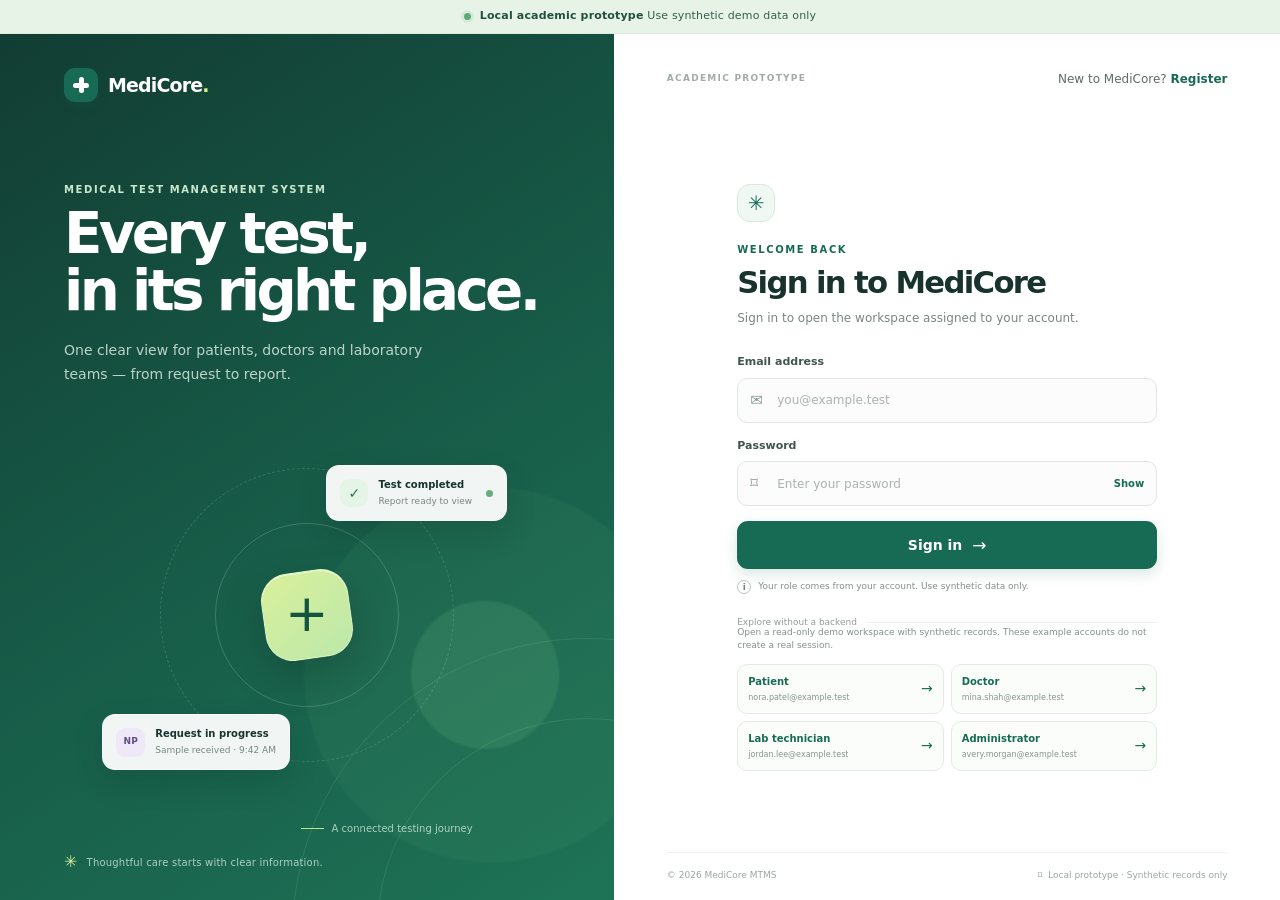
<file: frontend/index.html>
﻿<!doctype html>
<html lang="en">
<head>
  <meta charset="utf-8">
  <meta name="viewport" content="width=device-width, initial-scale=1">
  <meta name="theme-color" content="#f4f7f3">
  <meta name="description" content="Sign in to the MediCore medical test management system">
  <title>Sign in · MediCore</title>
  <link rel="stylesheet" href="assets/css/tokens.css">
  <link rel="stylesheet" href="assets/css/components.css">
  <link rel="stylesheet" href="assets/css/auth.css">
</head>
<body class="auth-page">
  <div class="prototype-banner" role="status">
    <span class="prototype-pulse"></span>
    <span><strong>Local academic prototype</strong> Use synthetic demo data only</span>
  </div>
  <main class="auth-layout">
    <section class="auth-story" aria-labelledby="story-title">
      <a class="brand brand-light" href="index.html" aria-label="MediCore home">
        <span class="brand-mark" aria-hidden="true"><span></span><span></span></span>
        <span class="brand-name">MediCore<span class="brand-dot">.</span></span>
      </a>
      <div class="story-copy">
        <p class="eyebrow eyebrow-light">MEDICAL TEST MANAGEMENT SYSTEM</p>
        <h1 id="story-title">Every test,<br>in its right place.</h1>
        <p>One clear view for patients, doctors and laboratory teams — from request to report.</p>
      </div>
      <div class="story-visual" aria-hidden="true">
        <div class="visual-orbit orbit-one"></div>
        <div class="visual-orbit orbit-two"></div>
        <div class="visual-core"><span class="visual-cross">+</span></div>
        <div class="visual-card visual-card-top">
          <span class="visual-card-icon">✓</span>
          <span><strong>Test completed</strong><small>Report ready to view</small></span>
          <span class="visual-card-dot"></span>
        </div>
        <div class="visual-card visual-card-bottom">
          <span class="mini-avatar">NP</span>
          <span><strong>Request in progress</strong><small>Sample received · 9:42 AM</small></span>
        </div>
        <div class="visual-caption"><span class="caption-line"></span> A connected testing journey</div>
      </div>
      <div class="story-footer"><span class="footer-star">✳</span> Thoughtful care starts with clear information.</div>
    </section>

    <section class="auth-panel" aria-labelledby="signin-title">
      <div class="auth-panel-top">
        <span class="auth-top-label">ACADEMIC PROTOTYPE</span>
        <a class="text-link" href="register.html">New to MediCore? <strong>Register</strong></a>
      </div>
      <div class="auth-form-wrap">
        <div class="auth-heading">
          <span class="auth-icon" aria-hidden="true">✳</span>
          <p class="eyebrow">WELCOME BACK</p>
          <h2 id="signin-title">Sign in to MediCore</h2>
          <p>Sign in to open the workspace assigned to your account.</p>
        </div>
        <form id="login-form" class="form-stack">
          <label class="field">
            <span>Email address</span>
            <span class="input-wrap">
              <span class="input-icon" aria-hidden="true">✉</span>
              <input id="email" name="email" type="email" autocomplete="username" placeholder="you@example.test" maxlength="254" required>
            </span>
          </label>
          <label class="field">
            <span>Password</span>
            <span class="input-wrap">
              <span class="input-icon" aria-hidden="true">⌑</span>
          <input id="password" name="password" type="password" maxlength="72" autocomplete="current-password" placeholder="Enter your password" required>
              <button class="password-toggle" type="button" id="toggle-password" aria-label="Show password">Show</button>
            </span>
          </label>
          <button class="button button-primary button-wide" type="submit">
            Sign in <span class="button-arrow" aria-hidden="true">→</span>
          </button>
          <p class="form-footnote"><span class="info-dot" aria-hidden="true">i</span> Your role comes from your account. Use synthetic data only.</p>
          <div id="login-message" class="inline-message" role="alert" hidden></div>
        </form>
        <div class="quick-preview">
          <div class="quick-preview-heading"><span>Explore without a backend</span><span class="quick-line"></span></div>
          <p class="form-footnote">Open a read-only demo workspace with synthetic records. These example accounts do not create a real session.</p>
          <div class="demo-account-list" aria-label="Synthetic demo accounts">
            <button class="demo-account" type="button" data-demo-role="PATIENT"><span><strong>Patient</strong><small>nora.patel@example.test</small></span><span aria-hidden="true">→</span></button>
            <button class="demo-account" type="button" data-demo-role="DOCTOR"><span><strong>Doctor</strong><small>mina.shah@example.test</small></span><span aria-hidden="true">→</span></button>
            <button class="demo-account" type="button" data-demo-role="LAB_TECHNICIAN"><span><strong>Lab technician</strong><small>jordan.lee@example.test</small></span><span aria-hidden="true">→</span></button>
            <button class="demo-account" type="button" data-demo-role="ADMIN"><span><strong>Administrator</strong><small>avery.morgan@example.test</small></span><span aria-hidden="true">→</span></button>
          </div>
        </div>
      </div>
      <footer class="auth-footer">
        <span>© 2026 MediCore MTMS</span>
        <span><span class="privacy-lock">⌑</span> Local prototype · Synthetic records only</span>
      </footer>
    </section>
  </main>
  <div id="toast-region" class="toast-region" aria-live="polite" aria-atomic="true"></div>
  <script src="assets/js/components.js"></script>
  <script src="config.js"></script>
  <script src="assets/js/api.js?v=20261120-demo"></script>
  <script src="assets/js/auth.js?v=20261120-demo"></script>
</body>
</html>
</file>
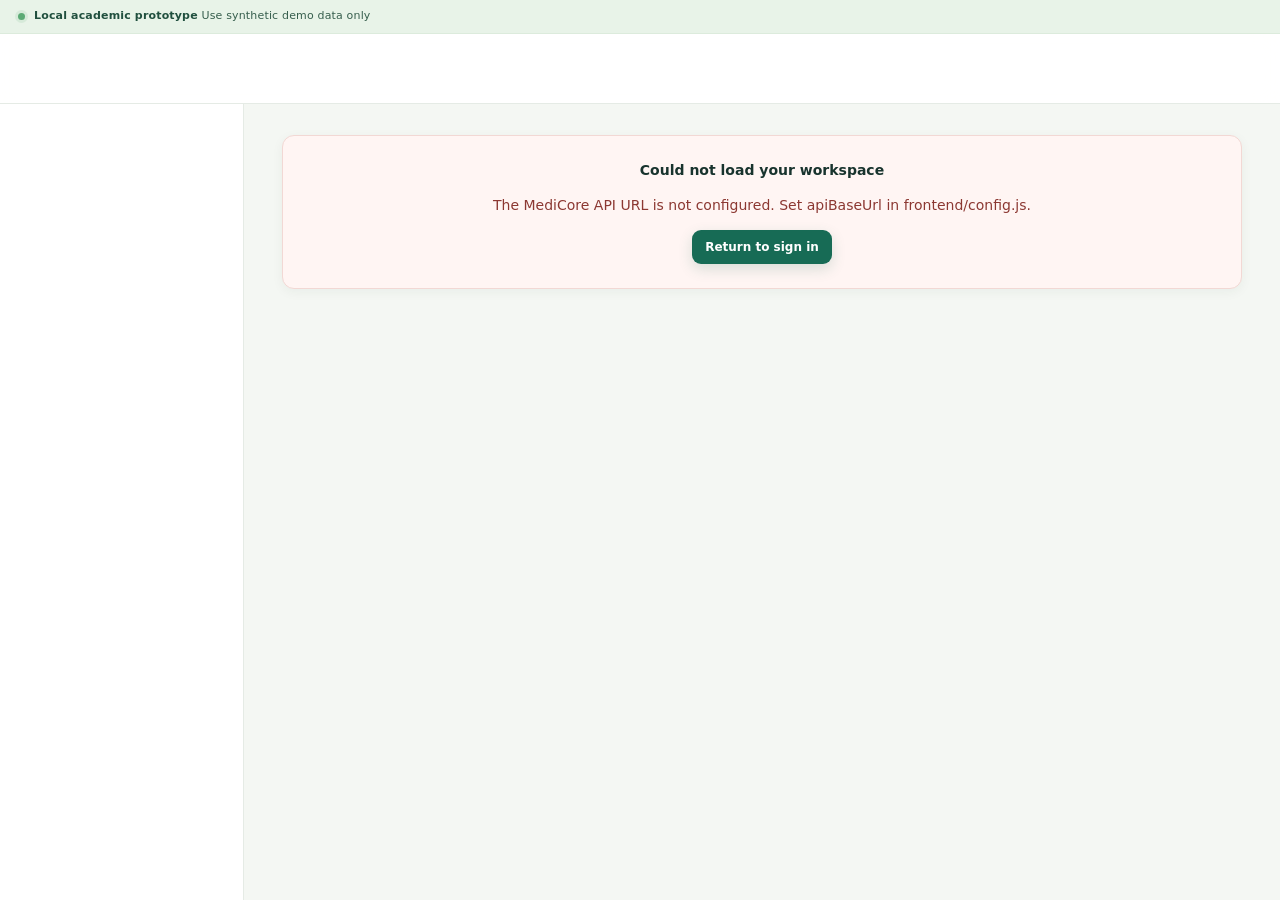
<file: frontend/admin.html>
﻿<!doctype html>
<html lang="en">
<head>
  <meta charset="utf-8">
  <meta name="viewport" content="width=device-width, initial-scale=1">
  <meta name="theme-color" content="#f4f7f3">
  <meta name="description" content="Administrator MediCore workspace">
  <title>Administration · MediCore</title>
  <link rel="stylesheet" href="assets/css/tokens.css">
  <link rel="stylesheet" href="assets/css/components.css">
  <link rel="stylesheet" href="assets/css/dashboard.css">
  <link rel="stylesheet" href="assets/css/integration.css">
</head>
<body class="dashboard-page" data-role="admin">
  <div class="prototype-banner prototype-banner-dashboard" role="status">
    <span class="prototype-pulse"></span>
    <span><strong>Local academic prototype</strong> Use synthetic demo data only</span>
  </div>
  <header id="app-header" class="app-header"></header>
  <div class="app-layout">
    <aside id="app-sidebar" class="app-sidebar" aria-label="Main navigation"></aside>
    <div id="sidebar-scrim" class="sidebar-scrim" aria-hidden="true"></div>
    <main id="main-content" class="main-content"></main>
  </div>
  <div id="toast-region" class="toast-region" aria-live="polite" aria-atomic="true"></div>
  <noscript><p class="noscript-message">Enable JavaScript to use your MediCore workspace.</p></noscript>
  <script src="assets/js/components.js"></script>
  <script src="config.js"></script>
  <script src="assets/js/api.js"></script>
  <script src="assets/js/dashboard.js?v=20261120-demo"></script>
</body>
</html>
</file>
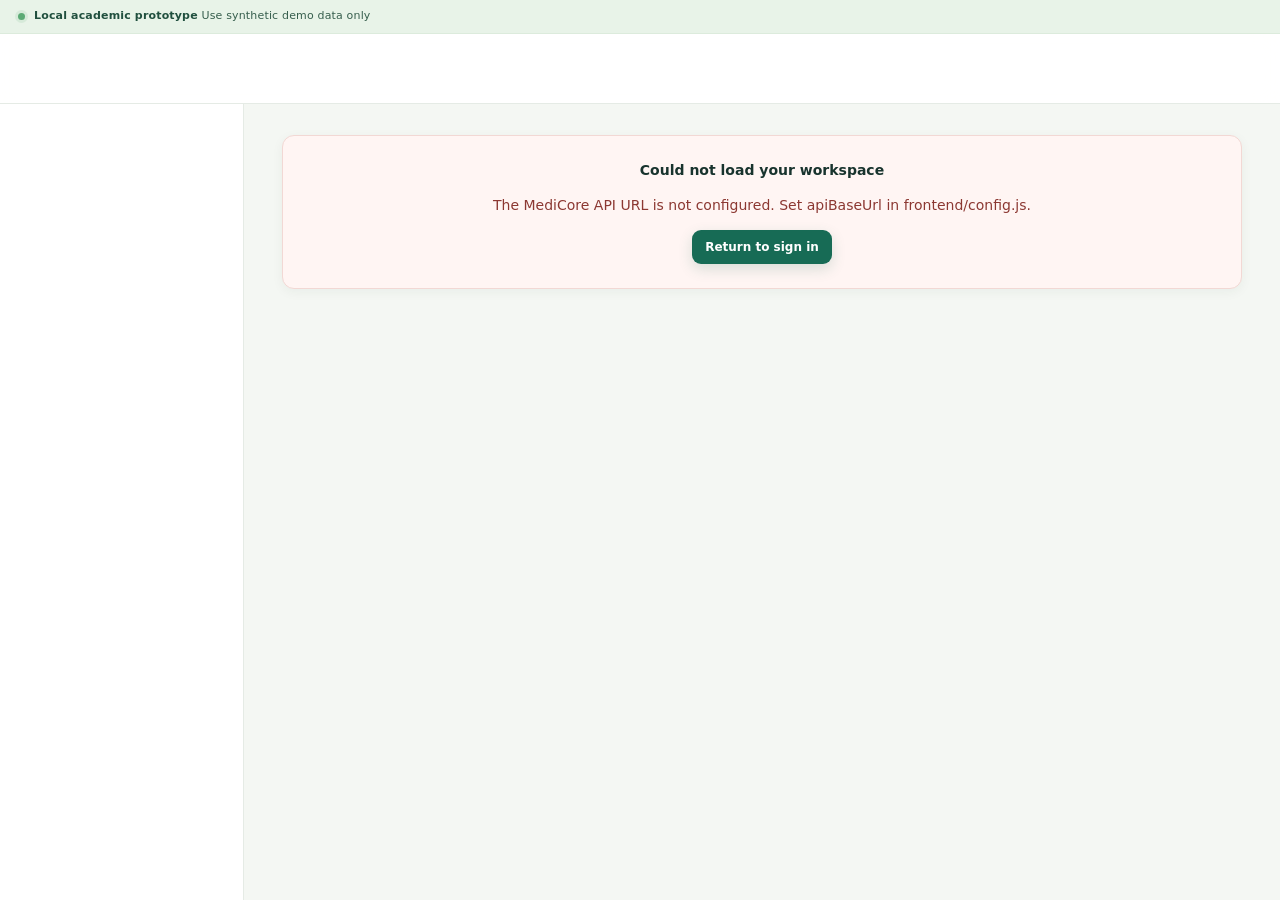
<file: frontend/doctor.html>
﻿<!doctype html>
<html lang="en">
<head>
  <meta charset="utf-8">
  <meta name="viewport" content="width=device-width, initial-scale=1">
  <meta name="theme-color" content="#f4f7f3">
  <meta name="description" content="Doctor MediCore workspace">
  <title>Doctor workspace · MediCore</title>
  <link rel="stylesheet" href="assets/css/tokens.css">
  <link rel="stylesheet" href="assets/css/components.css">
  <link rel="stylesheet" href="assets/css/dashboard.css">
  <link rel="stylesheet" href="assets/css/integration.css">
</head>
<body class="dashboard-page" data-role="doctor">
  <div class="prototype-banner prototype-banner-dashboard" role="status">
    <span class="prototype-pulse"></span>
    <span><strong>Local academic prototype</strong> Use synthetic demo data only</span>
  </div>
  <header id="app-header" class="app-header"></header>
  <div class="app-layout">
    <aside id="app-sidebar" class="app-sidebar" aria-label="Main navigation"></aside>
    <div id="sidebar-scrim" class="sidebar-scrim" aria-hidden="true"></div>
    <main id="main-content" class="main-content"></main>
  </div>
  <div id="toast-region" class="toast-region" aria-live="polite" aria-atomic="true"></div>
  <noscript><p class="noscript-message">Enable JavaScript to use your MediCore workspace.</p></noscript>
  <script src="assets/js/components.js"></script>
  <script src="config.js"></script>
  <script src="assets/js/api.js"></script>
  <script src="assets/js/dashboard.js?v=20261120-demo"></script>
</body>
</html>
</file>
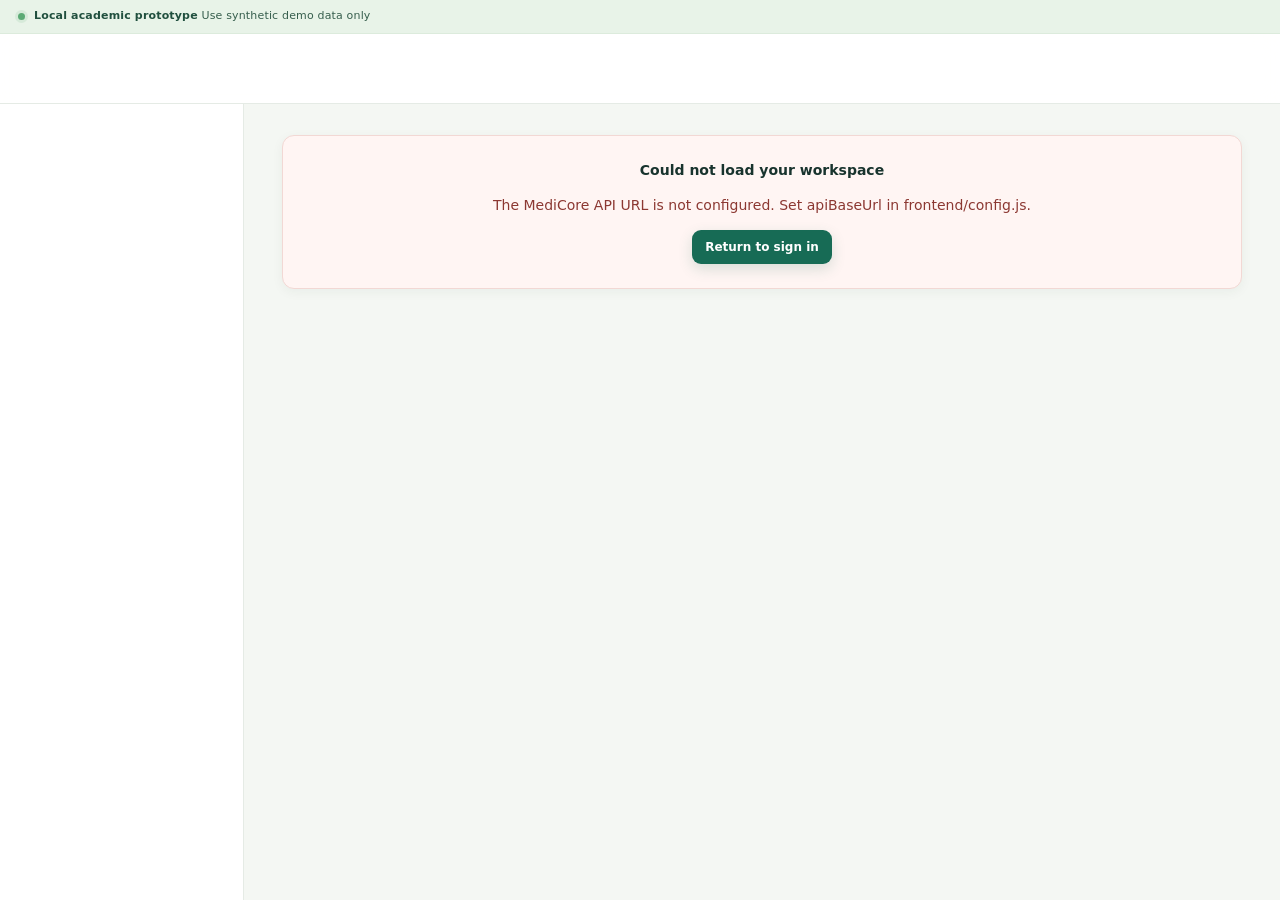
<file: frontend/lab-technician.html>
﻿<!doctype html>
<html lang="en">
<head>
  <meta charset="utf-8">
  <meta name="viewport" content="width=device-width, initial-scale=1">
  <meta name="theme-color" content="#f4f7f3">
  <meta name="description" content="Laboratory technician MediCore workspace">
  <title>Laboratory workspace · MediCore</title>
  <link rel="stylesheet" href="assets/css/tokens.css">
  <link rel="stylesheet" href="assets/css/components.css">
  <link rel="stylesheet" href="assets/css/dashboard.css">
  <link rel="stylesheet" href="assets/css/integration.css">
</head>
<body class="dashboard-page" data-role="lab-technician">
  <div class="prototype-banner prototype-banner-dashboard" role="status">
    <span class="prototype-pulse"></span>
    <span><strong>Local academic prototype</strong> Use synthetic demo data only</span>
  </div>
  <header id="app-header" class="app-header"></header>
  <div class="app-layout">
    <aside id="app-sidebar" class="app-sidebar" aria-label="Main navigation"></aside>
    <div id="sidebar-scrim" class="sidebar-scrim" aria-hidden="true"></div>
    <main id="main-content" class="main-content"></main>
  </div>
  <div id="toast-region" class="toast-region" aria-live="polite" aria-atomic="true"></div>
  <noscript><p class="noscript-message">Enable JavaScript to use your MediCore workspace.</p></noscript>
  <script src="assets/js/components.js"></script>
  <script src="config.js"></script>
  <script src="assets/js/api.js"></script>
  <script src="assets/js/dashboard.js?v=20261120-demo"></script>
</body>
</html>
</file>
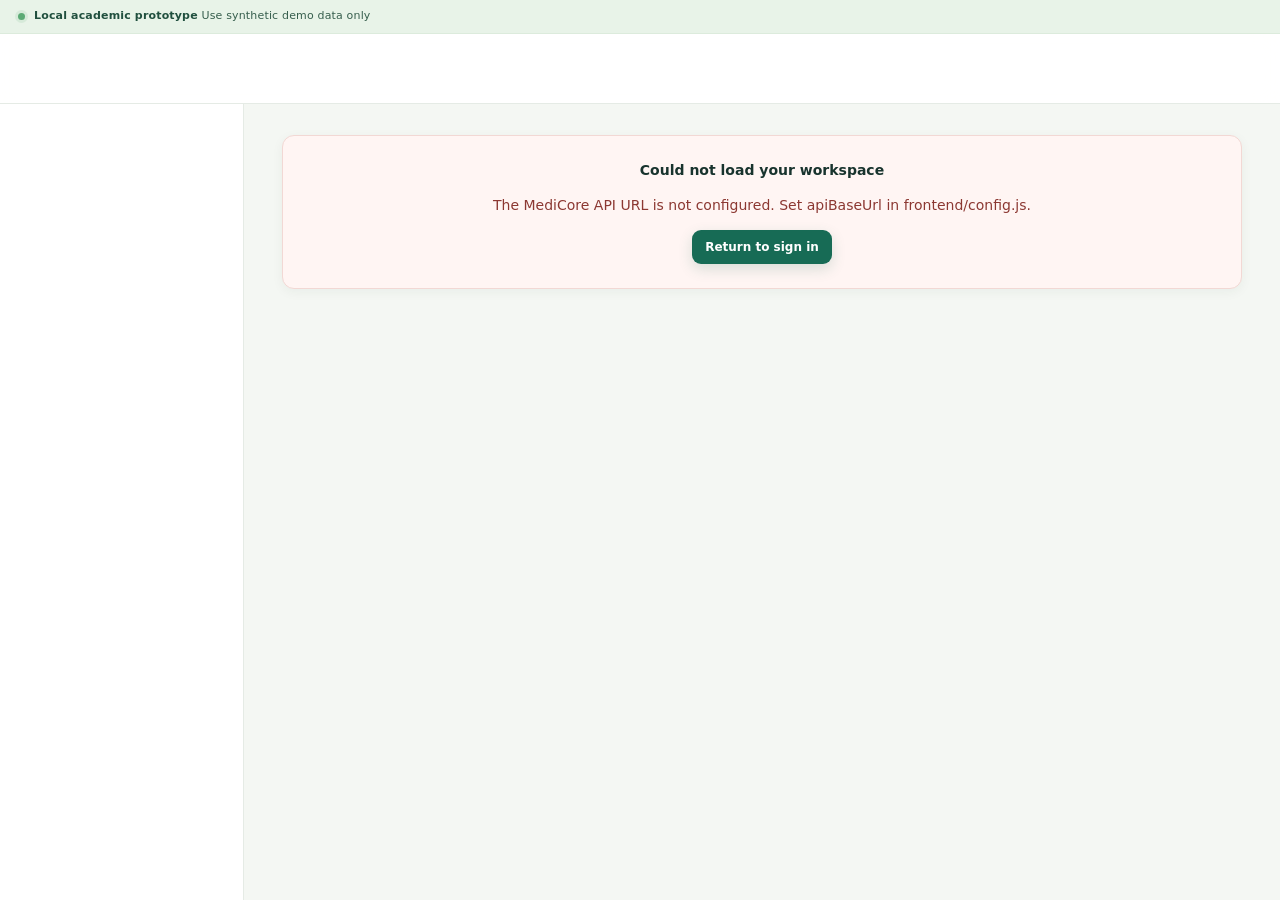
<file: frontend/patient.html>
﻿<!doctype html>
<html lang="en">
<head>
  <meta charset="utf-8">
  <meta name="viewport" content="width=device-width, initial-scale=1">
  <meta name="theme-color" content="#f4f7f3">
  <meta name="description" content="Patient MediCore workspace">
  <title>Patient workspace · MediCore</title>
  <link rel="stylesheet" href="assets/css/tokens.css">
  <link rel="stylesheet" href="assets/css/components.css">
  <link rel="stylesheet" href="assets/css/dashboard.css">
  <link rel="stylesheet" href="assets/css/integration.css">
</head>
<body class="dashboard-page" data-role="patient">
  <div class="prototype-banner prototype-banner-dashboard" role="status">
    <span class="prototype-pulse"></span>
    <span><strong>Local academic prototype</strong> Use synthetic demo data only</span>
  </div>
  <header id="app-header" class="app-header"></header>
  <div class="app-layout">
    <aside id="app-sidebar" class="app-sidebar" aria-label="Main navigation"></aside>
    <div id="sidebar-scrim" class="sidebar-scrim" aria-hidden="true"></div>
    <main id="main-content" class="main-content"></main>
  </div>
  <div id="toast-region" class="toast-region" aria-live="polite" aria-atomic="true"></div>
  <noscript><p class="noscript-message">Enable JavaScript to use your MediCore workspace.</p></noscript>
  <script src="assets/js/components.js"></script>
  <script src="config.js"></script>
  <script src="assets/js/api.js"></script>
  <script src="assets/js/dashboard.js?v=20261120-demo"></script>
</body>
</html>
</file>
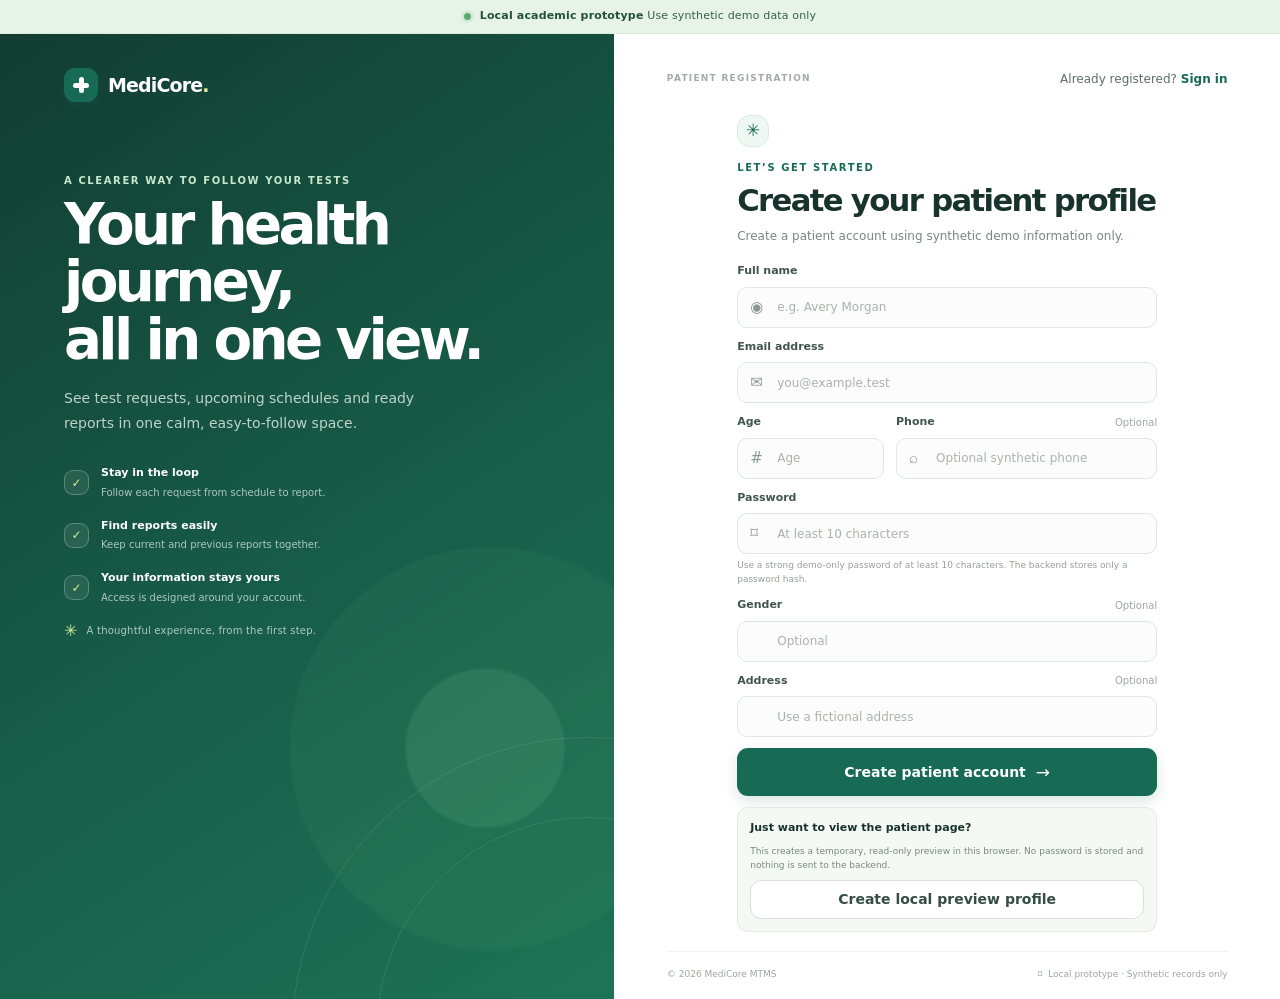
<file: frontend/register.html>
﻿<!doctype html>
<html lang="en">
<head>
  <meta charset="utf-8">
  <meta name="viewport" content="width=device-width, initial-scale=1">
  <meta name="theme-color" content="#f4f7f3">
  <meta name="description" content="Create a synthetic MediCore patient account">
  <title>Patient registration · MediCore</title>
  <link rel="stylesheet" href="assets/css/tokens.css">
  <link rel="stylesheet" href="assets/css/components.css">
  <link rel="stylesheet" href="assets/css/auth.css">
</head>
<body class="auth-page">
  <div class="prototype-banner" role="status">
    <span class="prototype-pulse"></span>
    <span><strong>Local academic prototype</strong> Use synthetic demo data only</span>
  </div>
  <main class="auth-layout auth-layout-register">
    <section class="auth-story" aria-labelledby="register-story-title">
      <a class="brand brand-light" href="index.html" aria-label="MediCore home">
        <span class="brand-mark" aria-hidden="true"><span></span><span></span></span>
        <span class="brand-name">MediCore<span class="brand-dot">.</span></span>
      </a>
      <div class="story-copy">
        <p class="eyebrow eyebrow-light">A CLEARER WAY TO FOLLOW YOUR TESTS</p>
        <h1 id="register-story-title">Your health journey,<br>all in one view.</h1>
        <p>See test requests, upcoming schedules and ready reports in one calm, easy-to-follow space.</p>
      </div>
      <div class="register-benefits">
        <div><span class="benefit-check">✓</span><span><strong>Stay in the loop</strong><small>Follow each request from schedule to report.</small></span></div>
        <div><span class="benefit-check">✓</span><span><strong>Find reports easily</strong><small>Keep current and previous reports together.</small></span></div>
        <div><span class="benefit-check">✓</span><span><strong>Your information stays yours</strong><small>Access is designed around your account.</small></span></div>
      </div>
      <div class="story-footer"><span class="footer-star">✳</span> A thoughtful experience, from the first step.</div>
    </section>

    <section class="auth-panel" aria-labelledby="register-title">
      <div class="auth-panel-top">
        <span class="auth-top-label">PATIENT REGISTRATION</span>
        <a class="text-link" href="index.html">Already registered? <strong>Sign in</strong></a>
      </div>
      <div class="auth-form-wrap register-form-wrap">
        <div class="auth-heading auth-heading-compact">
          <span class="auth-icon" aria-hidden="true">✳</span>
          <p class="eyebrow">LET’S GET STARTED</p>
          <h2 id="register-title">Create your patient profile</h2>
          <p>Create a patient account using synthetic demo information only.</p>
        </div>
        <form id="register-form" class="form-stack">
          <label class="field">
            <span>Full name</span>
            <span class="input-wrap"><span class="input-icon" aria-hidden="true">◉</span><input name="name" type="text" autocomplete="name" placeholder="e.g. Avery Morgan" maxlength="120" required></span>
          </label>
          <label class="field">
            <span>Email address</span>
            <span class="input-wrap"><span class="input-icon" aria-hidden="true">✉</span><input name="email" type="email" autocomplete="email" placeholder="you@example.test" maxlength="254" required></span>
          </label>
          <div class="form-grid-two">
            <label class="field">
              <span>Age</span>
              <span class="input-wrap"><span class="input-icon" aria-hidden="true">#</span><input name="age" type="number" min="1" max="120" inputmode="numeric" placeholder="Age" required></span>
            </label>
            <label class="field">
              <span>Phone <small>Optional</small></span>
              <span class="input-wrap"><span class="input-icon" aria-hidden="true">⌕</span><input name="phone" type="tel" autocomplete="tel" maxlength="32" placeholder="Optional synthetic phone"></span>
            </label>
          </div>
          <label class="field">
            <span>Password</span>
            <span class="input-wrap"><span class="input-icon" aria-hidden="true">⌑</span><input name="password" type="password" minlength="10" maxlength="72" autocomplete="new-password" placeholder="At least 10 characters" required></span>
            <small class="field-hint">Use a strong demo-only password of at least 10 characters. The backend stores only a password hash.</small>
          </label>
          <label class="field"><span>Gender <small>Optional</small></span><span class="input-wrap"><input name="gender" type="text" maxlength="64" placeholder="Optional"></span></label>
          <label class="field"><span>Address <small>Optional</small></span><span class="input-wrap"><input name="address" type="text" maxlength="255" autocomplete="street-address" placeholder="Use a fictional address"></span></label>
          <button class="button button-primary button-wide" type="submit">Create patient account <span class="button-arrow" aria-hidden="true">→</span></button>
          <div class="demo-register-box">
            <strong>Just want to view the patient page?</strong>
            <span>This creates a temporary, read-only preview in this browser. No password is stored and nothing is sent to the backend.</span>
            <button class="button button-secondary button-wide" id="preview-registration" type="button">Create local preview profile</button>
          </div>
          <div id="registration-message" class="inline-message" role="status" hidden></div>
        </form>
      </div>
      <footer class="auth-footer">
        <span>© 2026 MediCore MTMS</span>
        <span><span class="privacy-lock">⌑</span> Local prototype · Synthetic records only</span>
      </footer>
    </section>
  </main>
  <div id="toast-region" class="toast-region" aria-live="polite" aria-atomic="true"></div>
  <script src="assets/js/components.js"></script>
  <script src="config.js"></script>
  <script src="assets/js/api.js?v=20261120-demo"></script>
  <script src="assets/js/auth.js?v=20261120-demo"></script>
</body>
</html>
</file>
<file: frontend/assets/css/tokens.css>
﻿:root {
  color-scheme: light;
  --ink: #18332d;
  --ink-soft: #334d45;
  --muted: #788780;
  --muted-strong: #5d6d65;
  --canvas: #f4f7f3;
  --surface: #ffffff;
  --surface-soft: #f8faf7;
  --line: #e5ebe5;
  --line-strong: #d7e1da;
  --brand: #176b55;
  --brand-dark: #10543f;
  --brand-light: #e3f4eb;
  --brand-tint: #f0f8f3;
  --lime: #d8ed87;
  --gold: #d7a340;
  --blue: #4a78b8;
  --blue-soft: #eaf1fb;
  --purple: #8065b5;
  --purple-soft: #f0ebf8;
  --orange: #bd7437;
  --orange-soft: #fbf0e6;
  --red: #ad514a;
  --red-soft: #f9ecea;
  --green: #247351;
  --green-soft: #e7f4ec;
  --shadow-sm: 0 3px 12px rgb(24 51 45 / 5%);
  --shadow-md: 0 16px 48px rgb(24 51 45 / 9%);
  --radius-sm: 10px;
  --radius-md: 16px;
  --radius-lg: 24px;
  --radius-pill: 999px;
  --font-sans: Inter, ui-sans-serif, system-ui, -apple-system, BlinkMacSystemFont, "Segoe UI", sans-serif;
  --content-width: 1240px;
  --sidebar-width: 244px;
}

* { box-sizing: border-box; }
html { scroll-behavior: smooth; }
body {
  margin: 0;
  color: var(--ink);
  background: var(--canvas);
  font-family: var(--font-sans);
  font-size: 14px;
  line-height: 1.5;
  -webkit-font-smoothing: antialiased;
}
button, input, select, textarea { font: inherit; }
button, a, select { -webkit-tap-highlight-color: transparent; }
a { color: inherit; text-decoration: none; }
button { color: inherit; }
img, svg { display: block; max-width: 100%; }
::selection { color: var(--ink); background: #d9efb9; }

:focus-visible {
  outline: 3px solid rgb(71 157 121 / 45%);
  outline-offset: 3px;
}
@media (prefers-reduced-motion: reduce) {
  *, *::before, *::after { scroll-behavior: auto !important; animation-duration: .01ms !important; transition-duration: .01ms !important; }
}
</file>
<file: frontend/assets/css/components.css>
﻿/* Shared visual language and reusable components */
.prototype-banner {
  position: relative;
  z-index: 3;
  display: flex;
  align-items: center;
  justify-content: center;
  gap: 9px;
  min-height: 34px;
  padding: 6px 14px;
  color: #315f4d;
  background: #e8f3e8;
  border-bottom: 1px solid #dcebdc;
  font-size: 11px;
  letter-spacing: .015em;
  text-align: center;
}
.prototype-banner strong { color: #204f3e; font-weight: 750; }
.prototype-pulse {
  width: 7px;
  height: 7px;
  flex: 0 0 7px;
  border-radius: 50%;
  background: #5caa75;
  box-shadow: 0 0 0 3px rgb(92 170 117 / 13%);
}
.brand { display: inline-flex; align-items: center; gap: 10px; min-width: 0; }
.brand-mark {
  position: relative;
  display: grid;
  width: 34px;
  height: 34px;
  place-items: center;
  border-radius: 11px;
  background: var(--brand);
  box-shadow: 0 4px 10px rgb(23 107 85 / 19%);
}
.brand-mark::before, .brand-mark::after {
  position: absolute;
  content: "";
  display: block;
  border-radius: 3px;
  background: #fff;
}
.brand-mark::before { width: 16px; height: 5px; }
.brand-mark::after { width: 5px; height: 16px; }
.brand-mark > span { display: none; }
.brand-name { color: var(--ink); font-size: 19px; font-weight: 780; letter-spacing: -.045em; }
.brand-dot { color: var(--brand); }
.brand-light .brand-name { color: #fff; }
.brand-light .brand-dot { color: var(--lime); }

.eyebrow {
  margin: 0 0 9px;
  color: var(--brand);
  font-size: 10px;
  font-weight: 800;
  letter-spacing: .16em;
  line-height: 1.3;
}
.button {
  display: inline-flex;
  align-items: center;
  justify-content: center;
  gap: 10px;
  min-height: 42px;
  padding: 0 17px;
  border: 1px solid transparent;
  border-radius: 11px;
  cursor: pointer;
  font-weight: 700;
  transition: transform .16s ease, background .16s ease, border-color .16s ease, box-shadow .16s ease;
}
.button:hover { transform: translateY(-1px); }
.button:active { transform: translateY(0); }
.button-primary { color: #fff; background: var(--brand); box-shadow: 0 5px 14px rgb(23 107 85 / 17%); }
.button-primary:hover { background: var(--brand-dark); box-shadow: 0 8px 18px rgb(23 107 85 / 22%); }
.button-secondary { color: var(--ink-soft); background: #fff; border-color: var(--line-strong); }
.button-secondary:hover { border-color: #a7c5b4; background: var(--brand-tint); }
.button-quiet { color: var(--brand); background: var(--brand-tint); }
.button-quiet:hover { background: var(--brand-light); }
.button-small { min-height: 34px; padding: 0 12px; border-radius: 9px; font-size: 12px; }
.button-wide { width: 100%; min-height: 48px; }
.button-arrow { font-size: 17px; font-weight: 500; line-height: 1; }

.text-link { color: var(--muted-strong); font-size: 12px; }
.text-link strong { color: var(--brand); font-weight: 750; }
.text-link:hover { color: var(--brand-dark); }
.button-link { padding: 0; border: 0; background: none; cursor: pointer; }
.button-link:hover { text-decoration: underline; }

.card {
  min-width: 0;
  padding: 20px;
  background: var(--surface);
  border: 1px solid var(--line);
  border-radius: var(--radius-md);
  box-shadow: var(--shadow-sm);
}
.card-header {
  display: flex;
  align-items: flex-start;
  justify-content: space-between;
  gap: 16px;
  margin-bottom: 17px;
}
.card-title { margin: 0; font-size: 15px; font-weight: 760; letter-spacing: -.025em; }
.card-subtitle { margin: 4px 0 0; color: var(--muted); font-size: 11px; }
.card-link { color: var(--brand); font-size: 11px; font-weight: 750; white-space: nowrap; }
.card-link:hover { text-decoration: underline; }

.status-badge {
  display: inline-flex;
  align-items: center;
  gap: 6px;
  min-height: 25px;
  padding: 3px 9px;
  border-radius: var(--radius-pill);
  font-size: 10px;
  font-weight: 730;
  white-space: nowrap;
}
.status-badge::before { width: 6px; height: 6px; border-radius: 50%; background: currentColor; content: ""; }
.status-in-progress { color: #9a6c17; background: #fbf3db; }
.status-scheduled { color: #456ba0; background: #eaf1fb; }
.status-completed { color: #27734e; background: #e7f4ec; }
.status-requested { color: #6d7282; background: #eff1f5; }
.status-ready { color: #26734b; background: #e3f3e8; }
.status-review { color: #8e5a9b; background: #f5eaf7; }
.status-neutral { color: #637169; background: #eef2ee; }

.avatar {
  display: inline-grid;
  flex: 0 0 auto;
  width: 36px;
  height: 36px;
  place-items: center;
  border-radius: 12px;
  color: #1e6049;
  background: #ddefe3;
  font-size: 11px;
  font-weight: 800;
  letter-spacing: .02em;
}
.avatar-blue { color: #3d679e; background: #e1ecfa; }
.avatar-orange { color: #a96a34; background: #f8ebdd; }
.avatar-lilac { color: #745a9d; background: #eee7f7; }
.avatar-rose { color: #a95764; background: #f8e8eb; }
.avatar-small { width: 29px; height: 29px; border-radius: 10px; font-size: 9px; }

.table-wrap { width: 100%; overflow-x: auto; }
.data-table { width: 100%; border-collapse: collapse; text-align: left; }
.data-table th {
  padding: 10px 11px;
  color: #8b9790;
  border-bottom: 1px solid var(--line);
  font-size: 9px;
  font-weight: 800;
  letter-spacing: .1em;
  text-transform: uppercase;
  white-space: nowrap;
}
.data-table td {
  padding: 12px 11px;
  border-bottom: 1px solid #edf1ed;
  color: var(--ink-soft);
  font-size: 11px;
  vertical-align: middle;
}
.data-table tr:last-child td { border-bottom: 0; }
.data-table tbody tr:hover { background: #fbfdfb; }
.table-primary { color: var(--ink); font-weight: 700; }
.table-secondary { display: block; margin-top: 2px; color: var(--muted); font-size: 10px; }
.table-id { color: var(--brand); font-weight: 750; white-space: nowrap; }
.table-action { color: var(--brand); font-size: 11px; font-weight: 750; white-space: nowrap; }
.table-action:hover { text-decoration: underline; }

.icon-button {
  position: relative;
  display: inline-grid;
  width: 38px;
  height: 38px;
  place-items: center;
  padding: 0;
  color: var(--muted-strong);
  background: #fff;
  border: 1px solid var(--line);
  border-radius: 12px;
  cursor: pointer;
  transition: background .15s ease, border-color .15s ease;
}
.icon-button:hover { background: var(--brand-tint); border-color: #c6dfcf; color: var(--brand); }
.icon-button svg { width: 17px; height: 17px; }
.icon-button .notification-dot { position: absolute; top: 8px; right: 8px; width: 6px; height: 6px; border: 1px solid #fff; border-radius: 50%; background: #dc766b; }

.toast-region { position: fixed; z-index: 30; right: 22px; bottom: 22px; display: grid; gap: 9px; width: min(360px, calc(100vw - 32px)); }
.toast-message {
  display: flex;
  align-items: flex-start;
  gap: 10px;
  padding: 13px 15px;
  color: #fff;
  background: #1c3d32;
  border: 1px solid rgb(255 255 255 / 12%);
  border-radius: 13px;
  box-shadow: 0 14px 34px rgb(16 45 35 / 25%);
  font-size: 12px;
  animation: toast-in .22s ease-out both;
}
.toast-message::before { content: "i"; display: grid; flex: 0 0 18px; width: 18px; height: 18px; place-items: center; border-radius: 50%; color: #1c3d32; background: #d8ed87; font-size: 11px; font-weight: 800; }
@keyframes toast-in { from { opacity: 0; transform: translateY(8px); } to { opacity: 1; transform: translateY(0); } }

.empty-state { padding: 32px 18px; color: var(--muted); text-align: center; }
.empty-state strong { display: block; margin-bottom: 4px; color: var(--ink); }
.muted { color: var(--muted); }
.no-wrap { white-space: nowrap; }
</file>
<file: frontend/assets/css/auth.css>
﻿body.auth-page { min-height: 100vh; background: #fff; }
.auth-layout { display: grid; min-height: calc(100vh - 34px); grid-template-columns: minmax(420px, .96fr) minmax(500px, 1.04fr); }
.auth-story {
  position: relative;
  display: flex;
  min-height: 700px;
  flex-direction: column;
  overflow: hidden;
  padding: 34px clamp(30px, 5vw, 78px) 26px;
  color: #fff;
  background:
    radial-gradient(circle at 79% 74%, rgb(100 183 131 / 19%) 0 9%, transparent 9.4%),
    radial-gradient(circle at 80% 74%, rgb(100 183 131 / 8%) 0 23%, transparent 23.4%),
    linear-gradient(147deg, #123d32 0%, #175c48 53%, #1e7356 100%);
}
.auth-story::before, .auth-story::after { position: absolute; content: ""; pointer-events: none; border: 1px solid rgb(221 244 225 / 10%); border-radius: 50%; }
.auth-story::before { width: 590px; height: 590px; right: -270px; bottom: -330px; }
.auth-story::after { width: 420px; height: 420px; right: -185px; bottom: -240px; }
.brand-light { position: relative; z-index: 1; }
.story-copy { position: relative; z-index: 1; max-width: 510px; margin-top: clamp(58px, 9vh, 100px); }
.eyebrow-light { color: #c7e8cd; }
.story-copy h1 { margin: 0; color: #fff; font-size: clamp(39px, 4.4vw, 62px); font-weight: 640; letter-spacing: -.065em; line-height: 1.02; }
.story-copy > p:last-child { max-width: 390px; margin: 18px 0 0; color: rgb(245 255 247 / 75%); font-size: 14px; line-height: 1.75; }
.story-visual { position: relative; z-index: 1; display: grid; min-height: 260px; flex: 1; place-items: center; margin-top: 8px; }
.visual-orbit { position: absolute; width: 242px; height: 242px; border: 1px solid rgb(211 239 220 / 20%); border-radius: 50%; }
.orbit-one { width: 184px; height: 184px; }
.orbit-two { width: 294px; height: 294px; border-style: dashed; border-color: rgb(211 239 220 / 17%); }
.visual-core { position: relative; display: grid; width: 88px; height: 88px; place-items: center; border: 1px solid rgb(255 255 255 / 30%); border-radius: 28px; background: linear-gradient(145deg, #d9f09b, #bce8aa); box-shadow: 0 16px 44px rgb(0 0 0 / 18%), inset 0 1px 0 rgb(255 255 255 / 60%); transform: rotate(-8deg); }
.visual-cross { color: #155540; font-size: 52px; font-weight: 400; line-height: 1; transform: rotate(8deg) translateY(-2px); }
.visual-card { position: absolute; display: flex; align-items: center; gap: 10px; padding: 11px 13px; border: 1px solid rgb(255 255 255 / 42%); border-radius: 13px; background: rgb(255 255 255 / 94%); box-shadow: 0 12px 30px rgb(0 32 19 / 16%); color: var(--ink); }
.visual-card strong, .visual-card small { display: block; }
.visual-card strong { font-size: 10px; font-weight: 800; }
.visual-card small { margin-top: 3px; color: var(--muted); font-size: 9px; }
.visual-card-top { top: 16%; right: max(7%, calc((100% - 400px) / 2)); }
.visual-card-bottom { bottom: 15%; left: max(2%, calc((100% - 410px) / 2)); }
.visual-card-icon { display: grid; width: 28px; height: 28px; place-items: center; border-radius: 9px; color: #287250; background: #e4f4e6; font-weight: 800; }
.visual-card-dot { width: 7px; height: 7px; margin-left: 4px; border-radius: 50%; background: #67ae79; }
.mini-avatar { display: grid; width: 29px; height: 29px; place-items: center; border-radius: 9px; color: #654d8a; background: #eee8f8; font-size: 9px; font-weight: 800; }
.visual-caption { position: absolute; right: 16%; bottom: 0; display: flex; align-items: center; gap: 8px; color: rgb(240 255 243 / 68%); font-size: 10px; }
.caption-line { display: inline-block; width: 23px; height: 1px; background: #b9e88b; }
.story-footer { position: relative; z-index: 1; display: flex; align-items: center; gap: 9px; padding-top: 14px; color: rgb(245 255 247 / 68%); font-size: 10px; letter-spacing: .02em; }
.footer-star { color: #d7ee9a; font-size: 16px; }

.auth-panel { display: flex; min-width: 0; flex-direction: column; padding: 27px clamp(25px, 4.1vw, 64px) 17px; background: #fff; }
.auth-panel-top { display: flex; align-items: center; justify-content: space-between; gap: 12px; min-height: 35px; }
.auth-top-label { color: #a2aca6; font-size: 9px; font-weight: 800; letter-spacing: .14em; }
.auth-form-wrap { width: min(100%, 420px); margin: auto; padding: 34px 0 28px; }
.auth-heading { margin-bottom: 25px; }
.auth-icon { display: grid; width: 38px; height: 38px; margin-bottom: 21px; place-items: center; border: 1px solid #d8eadf; border-radius: 13px; color: var(--brand); background: var(--brand-tint); font-size: 20px; }
.auth-heading h2 { margin: 0; color: var(--ink); font-size: clamp(25px, 2.4vw, 32px); font-weight: 720; letter-spacing: -.055em; line-height: 1.15; }
.auth-heading > p:last-child { margin: 9px 0 0; color: var(--muted); font-size: 12px; line-height: 1.65; }
.form-stack { display: grid; gap: 15px; }
.field { display: grid; gap: 7px; color: #40554c; font-size: 11px; font-weight: 700; }
.field > span:first-child { display: flex; justify-content: space-between; align-items: center; }
.field > span:first-child small { color: #9ba69f; font-size: 10px; font-weight: 500; }
.input-wrap { position: relative; display: flex; align-items: center; }
.input-wrap input, .input-wrap select, .input-wrap textarea {
  width: 100%;
  min-height: 45px;
  padding: 0 44px 0 39px;
  color: var(--ink);
  background: #fbfcfb;
  border: 1px solid #e0e7e1;
  border-radius: 10px;
  outline: none;
  font-size: 12px;
  font-weight: 480;
  transition: border .16s ease, box-shadow .16s ease, background .16s ease;
}
.input-wrap input::placeholder { color: #aab3ad; }
.input-wrap input:focus, .input-wrap select:focus { border-color: #77b895; background: #fff; box-shadow: 0 0 0 3px rgb(71 157 121 / 12%); }
.input-icon { position: absolute; z-index: 1; left: 13px; color: #8a9a90; font-size: 15px; font-weight: 400; }
.password-toggle { position: absolute; right: 11px; padding: 4px 2px; color: var(--brand); background: none; border: 0; cursor: pointer; font-size: 10px; font-weight: 750; }
.select-wrap select { appearance: none; cursor: pointer; }
.select-chevron { position: absolute; right: 15px; color: #829188; pointer-events: none; font-size: 17px; }
.form-row { display: flex; align-items: center; gap: 12px; }
.form-row-between { justify-content: space-between; margin-top: -2px; }
.checkbox-field { display: inline-flex; align-items: center; gap: 8px; color: var(--muted-strong); font-size: 10px; font-weight: 500; cursor: pointer; }
.checkbox-field input { width: 14px; height: 14px; margin: 0; accent-color: var(--brand); }
.form-footnote { display: flex; align-items: flex-start; gap: 7px; margin: -4px 0 0; color: #85918a; font-size: 9px; line-height: 1.5; }
.info-dot { display: inline-grid; flex: 0 0 14px; width: 14px; height: 14px; place-items: center; margin-top: 0; border: 1px solid #b9c6bd; border-radius: 50%; color: #76867c; font-size: 9px; font-weight: 700; }
.quick-preview { margin-top: 22px; }
.quick-preview-heading { display: flex; align-items: center; gap: 10px; color: #929e96; font-size: 9px; }
.quick-line { height: 1px; flex: 1; background: #edf0ed; }
.demo-account-list { display: grid; grid-template-columns: 1fr 1fr; gap: 7px; margin-top: 11px; }
.demo-account { display: flex; min-width: 0; align-items: center; justify-content: space-between; gap: 8px; padding: 9px 10px; color: var(--brand); background: #fbfdfb; border: 1px solid #e3ebe4; border-radius: 10px; cursor: pointer; text-align: left; }
.demo-account:hover { background: #f2f8f2; border-color: #bfdac9; }
.demo-account strong, .demo-account small { display: block; overflow: hidden; text-overflow: ellipsis; white-space: nowrap; }
.demo-account strong { font-size: 10px; }
.demo-account small { max-width: 155px; margin-top: 3px; color: #87958c; font-size: 8px; font-weight: 500; }
.demo-register-box { display: grid; gap: 8px; padding: 12px; background: #f5f9f4; border: 1px solid #e0ebe1; border-radius: 11px; }
.demo-register-box strong { color: var(--ink); font-size: 11px; }
.demo-register-box > span { color: var(--muted); font-size: 9px; line-height: 1.55; }
.demo-register-box .button { min-height: 39px; }
.role-shortcuts { display: grid; grid-template-columns: repeat(4, 1fr); gap: 8px; margin-top: 13px; }
.role-shortcuts a { display: grid; min-height: 66px; justify-items: center; align-content: center; gap: 6px; border: 1px solid #edf0ed; border-radius: 11px; color: #65746c; font-size: 9px; font-weight: 650; transition: .16s ease; }
.role-shortcuts a:hover { color: var(--brand); border-color: #bfdac9; background: #f8fcf8; transform: translateY(-2px); }
.shortcut-icon { display: grid; width: 24px; height: 24px; place-items: center; border-radius: 8px; font-size: 10px; font-weight: 800; }
.shortcut-mint { color: #287250; background: #e4f4e8; }
.shortcut-blue { color: #456ba0; background: #eaf1fb; }
.shortcut-peach { color: #a96a34; background: #fbefe5; }
.shortcut-lilac { color: #765a9d; background: #f0eafa; }
.auth-footer { display: flex; justify-content: space-between; gap: 12px; padding-top: 16px; color: #9ca69f; border-top: 1px solid #eff2ef; font-size: 9px; }
.privacy-lock { margin-right: 3px; color: #829188; }
.auth-layout-register .story-copy { margin-top: clamp(45px, 8vh, 82px); }
.register-benefits { position: relative; z-index: 1; display: grid; gap: 18px; margin-top: 30px; }
.register-benefits > div { display: flex; align-items: center; gap: 12px; }
.benefit-check { display: grid; flex: 0 0 25px; width: 25px; height: 25px; place-items: center; border: 1px solid rgb(220 245 220 / 28%); border-radius: 9px; color: #d8ed87; background: rgb(255 255 255 / 8%); font-size: 12px; }
.register-benefits strong, .register-benefits small { display: block; }
.register-benefits strong { color: #fff; font-size: 11px; }
.register-benefits small { margin-top: 3px; color: rgb(245 255 247 / 67%); font-size: 10px; }
.register-form-wrap { max-width: 440px; padding: 19px 0; }
.auth-heading-compact { margin-bottom: 16px; }
.auth-heading-compact .auth-icon { width: 32px; height: 32px; margin-bottom: 14px; font-size: 17px; }
.register-form-wrap .form-stack { gap: 11px; }
.register-form-wrap .input-wrap input { min-height: 41px; }
.form-grid-two { display: grid; grid-template-columns: .72fr 1.28fr; gap: 12px; }
.field-hint { margin-top: -2px; color: #95a098; font-size: 9px; font-weight: 450; }
.register-confirm { align-items: flex-start; margin: 2px 0; line-height: 1.5; }
.register-confirm input { margin-top: 1px; }
.inline-message { padding: 11px 12px; color: #41674e; background: #edf7eb; border: 1px solid #d8ead5; border-radius: 10px; font-size: 11px; line-height: 1.55; }
.inline-message[hidden] { display: none; }

@media (max-width: 920px) {
  .auth-layout { grid-template-columns: minmax(330px, .84fr) minmax(420px, 1.16fr); }
  .auth-story { padding-inline: 30px; }
  .story-copy h1 { font-size: 42px; }
  .visual-card-top { right: 2%; }
  .visual-card-bottom { left: 0; }
}
@media (max-width: 760px) {
  .prototype-banner { justify-content: flex-start; padding-left: 16px; font-size: 10px; }
  .auth-layout { display: block; min-height: auto; }
  .auth-story { min-height: auto; padding: 24px 22px 20px; }
  .auth-story::before { width: 350px; height: 350px; right: -240px; bottom: -230px; }
  .story-copy { margin-top: 42px; }
  .story-copy h1 { font-size: 41px; }
  .story-copy > p:last-child { max-width: 450px; margin-top: 12px; font-size: 12px; }
  .story-visual { display: none; }
  .story-footer { margin-top: 26px; padding-top: 0; }
  .auth-panel { padding: 18px 22px 14px; }
  .auth-form-wrap { width: min(100%, 460px); padding: 37px 0 31px; }
  .auth-panel-top { margin-bottom: 7px; }
  .auth-layout-register .auth-story { min-height: 250px; }
  .auth-layout-register .story-copy { margin-top: 30px; }
  .auth-layout-register .story-copy h1 { font-size: 35px; }
  .register-benefits { display: none; }
  .register-form-wrap { padding: 20px 0 27px; }
}
@media (max-width: 420px) {
  .auth-panel { padding-inline: 17px; }
  .auth-panel-top { align-items: flex-start; }
  .auth-top-label { padding-top: 3px; font-size: 8px; }
  .auth-panel-top .text-link { font-size: 10px; }
  .role-shortcuts { gap: 5px; }
  .role-shortcuts a { min-height: 61px; font-size: 8px; }
  .demo-account-list { grid-template-columns: 1fr; }
  .demo-account small { max-width: 240px; }
  .form-grid-two { grid-template-columns: 1fr 1fr; gap: 8px; }
  .auth-footer { font-size: 8px; }
}
</file>
<file: frontend/assets/css/dashboard.css>
﻿.prototype-banner-dashboard { justify-content: flex-start; padding-left: 18px; }
.app-header {
  position: sticky;
  z-index: 12;
  top: 0;
  display: flex;
  height: 70px;
  align-items: center;
  justify-content: space-between;
  gap: 22px;
  padding: 0 26px;
  background: rgb(255 255 255 / 93%);
  border-bottom: 1px solid var(--line);
  backdrop-filter: blur(14px);
}
.header-left, .header-right { display: flex; align-items: center; gap: 15px; }
.header-brand { display: none; }
.header-context { display: flex; align-items: center; gap: 9px; padding-left: 17px; border-left: 1px solid var(--line); }
.header-context span { display: block; }
.header-context .context-overline { color: #9aa69f; font-size: 8px; font-weight: 800; letter-spacing: .13em; }
.header-context .context-role { margin-top: 2px; color: var(--ink); font-size: 12px; font-weight: 760; }
.header-right { gap: 9px; }
.mock-tag { display: inline-flex; align-items: center; gap: 6px; min-height: 27px; padding: 0 9px; color: #50735e; background: #eff7ed; border: 1px solid #e0ecdc; border-radius: var(--radius-pill); font-size: 9px; font-weight: 750; }
.mock-tag::before { width: 6px; height: 6px; border-radius: 50%; background: #5ca978; content: ""; }
.role-switch { width: 152px; height: 36px; padding: 0 25px 0 10px; color: var(--ink-soft); background: #fff; border: 1px solid var(--line); border-radius: 10px; font-size: 10px; font-weight: 650; cursor: pointer; }
.header-user { display: flex; align-items: center; gap: 8px; padding-left: 6px; }
.header-user-name { display: grid; gap: 1px; }
.header-user-name strong { color: var(--ink); font-size: 10px; font-weight: 760; white-space: nowrap; }
.header-user-name span { color: var(--muted); font-size: 9px; }
.mobile-menu-button { display: none; }
.app-layout { display: grid; min-height: calc(100vh - 104px); grid-template-columns: var(--sidebar-width) minmax(0, 1fr); }
.sidebar-scrim { position: fixed; z-index: 20; inset: 0; display: none; }
.app-sidebar {
  position: sticky;
  top: 70px;
  display: flex;
  height: calc(100vh - 104px);
  min-height: 570px;
  flex-direction: column;
  padding: 22px 15px 15px;
  background: #fff;
  border-right: 1px solid var(--line);
}
.sidebar-section-label { margin: 10px 11px 9px; color: #9ba69f; font-size: 8px; font-weight: 800; letter-spacing: .13em; text-transform: uppercase; }
.sidebar-nav { display: grid; gap: 4px; }
.sidebar-link {
  display: flex;
  align-items: center;
  gap: 11px;
  min-height: 41px;
  padding: 0 11px;
  color: #718078;
  border-radius: 10px;
  font-size: 11px;
  font-weight: 630;
  transition: background .15s ease, color .15s ease;
}
.sidebar-link:hover { color: var(--brand); background: #f4f8f4; }
.sidebar-link.active { color: var(--brand-dark); background: #eaf5ec; font-weight: 750; }
.sidebar-link svg { width: 16px; height: 16px; flex: 0 0 16px; }
.nav-count { display: inline-flex; min-width: 19px; height: 19px; align-items: center; justify-content: center; margin-left: auto; padding: 0 5px; color: #fff; background: var(--brand); border-radius: var(--radius-pill); font-size: 8px; font-weight: 750; }
.sidebar-bottom { margin-top: auto; }
.sidebar-help { display: flex; align-items: flex-start; gap: 9px; margin: 0 3px 13px; padding: 12px 11px; color: var(--ink-soft); background: #f7f9f6; border: 1px solid #edf0eb; border-radius: 12px; }
.sidebar-help-mark { display: grid; flex: 0 0 23px; width: 23px; height: 23px; place-items: center; border-radius: 8px; color: #3b765b; background: #e4f2e6; font-size: 12px; font-weight: 800; }
.sidebar-help strong, .sidebar-help small { display: block; }
.sidebar-help strong { font-size: 9px; }
.sidebar-help small { margin-top: 3px; color: var(--muted); font-size: 8px; line-height: 1.4; }
.sidebar-user { display: flex; align-items: center; gap: 9px; padding: 12px 8px 3px; border-top: 1px solid var(--line); }
.sidebar-user-copy { min-width: 0; }
.sidebar-user-copy strong, .sidebar-user-copy span { display: block; overflow: hidden; text-overflow: ellipsis; white-space: nowrap; }
.sidebar-user-copy strong { color: var(--ink); font-size: 10px; }
.sidebar-user-copy span { margin-top: 2px; color: var(--muted); font-size: 9px; }

.main-content { min-width: 0; width: 100%; max-width: calc(var(--content-width) + 60px); margin: 0 auto; padding: 31px clamp(20px, 3vw, 42px) 48px; }
.page-heading { display: flex; align-items: flex-end; justify-content: space-between; gap: 22px; margin: 0 0 23px; }
.page-heading-copy { min-width: 0; }
.breadcrumb { display: flex; align-items: center; gap: 7px; margin: 0 0 8px; color: #95a199; font-size: 9px; }
.breadcrumb span:last-child { color: var(--brand); font-weight: 700; }
.breadcrumb-arrow { color: #c0c9c2; }
.page-title { margin: 0; color: var(--ink); font-size: clamp(24px, 2.3vw, 31px); font-weight: 720; letter-spacing: -.055em; line-height: 1.15; }
.page-description { margin: 8px 0 0; color: var(--muted); font-size: 11px; }
.heading-actions { display: flex; flex: 0 0 auto; align-items: center; gap: 8px; }
.updated-note { display: flex; align-items: center; gap: 6px; margin-right: 4px; color: #98a39c; font-size: 9px; white-space: nowrap; }
.updated-note svg { width: 13px; height: 13px; }

.metric-grid { display: grid; grid-template-columns: repeat(auto-fit, minmax(min(100%, 190px), 1fr)); gap: 13px; margin-bottom: 17px; }
.metric-card { position: relative; min-height: 122px; overflow: hidden; padding: 16px 17px; background: #fff; border: 1px solid var(--line); border-radius: 15px; box-shadow: var(--shadow-sm); }
.metric-top { display: flex; align-items: center; justify-content: space-between; gap: 8px; }
.metric-label { color: #7b8981; font-size: 10px; font-weight: 650; }
.metric-icon { display: grid; width: 29px; height: 29px; place-items: center; border-radius: 10px; color: var(--brand); background: #e9f5eb; }
.metric-icon svg { width: 15px; height: 15px; }
.metric-value { margin-top: 9px; color: var(--ink); font-size: 26px; font-weight: 760; letter-spacing: -.055em; line-height: 1; }
.metric-foot { display: flex; align-items: center; gap: 6px; margin-top: 9px; color: #8b9890; font-size: 9px; }
.metric-trend { color: #41815e; font-weight: 760; }
.metric-trend-down { color: #9b7a3b; }

.content-grid { display: grid; grid-template-columns: repeat(auto-fit, minmax(min(100%, 390px), 1fr)); gap: 16px; margin-top: 16px; }
.content-grid-equal { grid-template-columns: repeat(auto-fit, minmax(min(100%, 320px), 1fr)); }
.stack { display: grid; align-content: start; gap: 16px; min-width: 0; }
.section-spacer { margin-top: 16px; }
.next-visit-card { position: relative; overflow: hidden; padding: 20px; color: #fff; background: linear-gradient(135deg, #1d654c, #2d8963); border: 0; }
.next-visit-card::after { position: absolute; right: -32px; bottom: -64px; width: 175px; height: 175px; border: 1px solid rgb(255 255 255 / 18%); border-radius: 50%; box-shadow: 0 0 0 23px rgb(255 255 255 / 4%), 0 0 0 48px rgb(255 255 255 / 3%); content: ""; }
.next-visit-card .card-title { color: #fff; }
.next-visit-card .card-subtitle { color: rgb(255 255 255 / 68%); }
.next-visit-card .card-header { position: relative; z-index: 1; margin-bottom: 15px; }
.visit-date { position: relative; z-index: 1; display: flex; align-items: center; gap: 13px; }
.date-tile { display: grid; width: 48px; height: 52px; place-items: center; align-content: center; color: var(--ink); background: #fff; border-radius: 12px; line-height: 1; }
.date-tile span { color: var(--brand); font-size: 8px; font-weight: 800; letter-spacing: .1em; text-transform: uppercase; }
.date-tile strong { margin-top: 4px; font-size: 20px; font-weight: 760; letter-spacing: -.04em; }
.visit-info strong, .visit-info small { display: block; }
.visit-info strong { font-size: 12px; }
.visit-info small { margin-top: 4px; color: rgb(255 255 255 / 70%); font-size: 9px; }
.visit-footer { position: relative; z-index: 1; display: flex; align-items: center; justify-content: space-between; gap: 10px; margin-top: 16px; padding-top: 12px; border-top: 1px solid rgb(255 255 255 / 17%); color: rgb(255 255 255 / 78%); font-size: 9px; }
.visit-footer button { color: #fff; background: rgb(255 255 255 / 11%); border-color: rgb(255 255 255 / 21%); }
.request-list { display: grid; gap: 0; }
.request-row { display: flex; align-items: center; gap: 12px; padding: 13px 0; border-bottom: 1px solid #edf1ed; }
.request-row:first-child { padding-top: 0; }
.request-row:last-child { padding-bottom: 0; border: 0; }
.request-color-icon { display: grid; flex: 0 0 37px; width: 37px; height: 37px; place-items: center; border-radius: 12px; color: #27704f; background: #eaf5eb; font-size: 15px; }
.request-color-icon.blue { color: #5377aa; background: #edf2fb; }
.request-color-icon.orange { color: #af713d; background: #fcf0e7; }
.request-row-main { min-width: 0; flex: 1; }
.request-row-main strong, .request-row-main small { display: block; overflow: hidden; text-overflow: ellipsis; white-space: nowrap; }
.request-row-main strong { color: var(--ink-soft); font-size: 11px; }
.request-row-main small { margin-top: 4px; color: var(--muted); font-size: 9px; }
.request-row-side { display: grid; justify-items: end; gap: 5px; }
.request-row-side small { color: #9aa49e; font-size: 9px; }
.profile-strip { display: flex; align-items: center; gap: 11px; padding: 12px; background: #f8faf8; border: 1px solid #edf1ed; border-radius: 12px; }
.profile-strip-copy { min-width: 0; flex: 1; }
.profile-strip-copy strong, .profile-strip-copy small { display: block; overflow: hidden; text-overflow: ellipsis; white-space: nowrap; }
.profile-strip-copy strong { font-size: 10px; }
.profile-strip-copy small { margin-top: 3px; color: var(--muted); font-size: 9px; }
.patient-card-list { display: grid; gap: 7px; }
.patient-card-row { display: flex; align-items: center; gap: 10px; padding: 10px; background: #fbfcfb; border: 1px solid #edf1ed; border-radius: 12px; }
.patient-card-row .row-copy { min-width: 0; flex: 1; }
.patient-card-row .row-copy strong, .patient-card-row .row-copy small { display: block; overflow: hidden; text-overflow: ellipsis; white-space: nowrap; }
.patient-card-row .row-copy strong { font-size: 10px; }
.patient-card-row .row-copy small { margin-top: 3px; color: var(--muted); font-size: 9px; }
.patient-card-row .row-end { color: var(--muted); font-size: 9px; white-space: nowrap; }
.progress-track { height: 5px; overflow: hidden; background: #edf1ed; border-radius: var(--radius-pill); }
.progress-fill { height: 100%; border-radius: inherit; background: #66a77b; }
.legend-row { display: flex; flex-wrap: wrap; gap: 11px; margin-top: 14px; color: #8b9890; font-size: 9px; }
.legend-item { display: flex; align-items: center; gap: 5px; }
.legend-dot { width: 7px; height: 7px; border-radius: 50%; background: #63a77a; }
.legend-dot.gold { background: #d6a13c; }
.legend-dot.blue { background: #6a8fc4; }
.legend-dot.gray { background: #b8c0bb; }
.chart-wrap { display: grid; height: 142px; grid-template-columns: 25px 1fr; gap: 10px; margin-top: 6px; }
.chart-y-axis { display: flex; flex-direction: column; justify-content: space-between; padding: 1px 0 23px; color: #a2aca6; font-size: 8px; }
.bar-chart { position: relative; display: flex; align-items: flex-end; justify-content: space-around; gap: 7px; padding: 0 4px 22px; border-bottom: 1px solid var(--line); }
.bar-chart::before, .bar-chart::after { position: absolute; right: 0; left: 0; border-top: 1px dashed #e7ede8; content: ""; }
.bar-chart::before { top: 30%; }
.bar-chart::after { top: 62%; }
.bar-group { position: relative; z-index: 1; display: flex; width: 11%; height: 100%; align-items: flex-end; justify-content: center; gap: 3px; }
.bar { width: 9px; min-height: 6px; border-radius: 5px 5px 2px 2px; background: #b9dfc3; }
.bar:nth-child(2) { background: #4b9b73; }
.bar-label { position: absolute; bottom: -19px; color: #9ba69f; font-size: 8px; }
.callout { display: flex; align-items: flex-start; gap: 10px; padding: 12px 13px; color: #59664d; background: #f3f7e8; border: 1px solid #e8efd8; border-radius: 12px; }
.callout-mark { display: grid; flex: 0 0 23px; width: 23px; height: 23px; place-items: center; color: #7b8f48; background: #e5edcf; border-radius: 8px; font-size: 12px; font-weight: 800; }
.callout strong { display: block; color: #596b44; font-size: 10px; }
.callout p { margin: 3px 0 0; color: #7b866d; font-size: 9px; line-height: 1.45; }
.action-row { display: flex; flex-wrap: wrap; gap: 8px; }
.section-anchor { scroll-margin-top: 100px; }
.dashboard-footer { display: flex; justify-content: space-between; gap: 14px; margin-top: 22px; padding-top: 13px; color: #a1aaa4; border-top: 1px solid #e7ece7; font-size: 9px; }
.table-toolbar { display: flex; align-items: center; gap: 7px; }
.filter-chip { min-height: 28px; padding: 0 9px; color: #6f7d75; background: #fff; border: 1px solid var(--line); border-radius: 8px; font-size: 9px; }
.filter-chip.active { color: var(--brand); background: var(--brand-tint); border-color: #cce3d3; }
.queue-person { display: flex; align-items: center; gap: 8px; min-width: 120px; }
.queue-person-copy strong, .queue-person-copy small { display: block; }
.queue-person-copy strong { color: var(--ink-soft); font-size: 10px; }
.queue-person-copy small { margin-top: 2px; color: var(--muted); font-size: 9px; }
.queue-action { min-height: 29px; padding: 0 10px; color: var(--brand); background: #eef7ef; border: 1px solid #d8eadc; border-radius: 8px; cursor: pointer; font-size: 9px; font-weight: 750; }
.queue-action:hover { background: #e2f1e5; }
.assign-note { display: flex; align-items: center; gap: 7px; color: #7b8a81; font-size: 9px; }
.assign-note strong { color: var(--brand); }
.summary-list { display: grid; gap: 12px; }
.summary-line { display: flex; align-items: center; justify-content: space-between; gap: 12px; color: #7a8880; font-size: 10px; }
.summary-line strong { color: var(--ink); font-size: 10px; }
.status-summary { display: grid; gap: 12px; }
.status-summary-row { display: grid; grid-template-columns: 85px 1fr 25px; align-items: center; gap: 9px; color: #77857d; font-size: 9px; }
.status-summary-row strong { color: var(--ink-soft); font-size: 9px; text-align: right; }
.table-empty { padding: 22px 10px; color: var(--muted); text-align: center; font-size: 10px; }

@media (max-width: 1100px) {
  :root { --sidebar-width: 218px; }
  .app-header { padding-inline: 18px; }
  .main-content { padding-inline: 22px; }
  .metric-grid { gap: 9px; }
  .metric-card { padding: 14px; }
  .metric-value { font-size: 23px; }
}
@media (max-width: 820px) {
  .app-header { height: 62px; padding: 0 15px; }
  .app-layout { display: block; min-height: calc(100vh - 96px); }
  .app-sidebar { position: fixed; z-index: 22; top: 96px; bottom: 0; left: 0; width: min(290px, 84vw); height: calc(100dvh - 96px); min-height: auto; box-shadow: 18px 0 40px rgb(20 48 39 / 12%); transform: translateX(-105%); transition: transform .22s ease; }
  .app-sidebar.open { transform: translateX(0); }
  .sidebar-scrim { position: fixed; z-index: 20; inset: 96px 0 0; display: none; background: rgb(20 41 33 / 34%); }
  .sidebar-scrim.visible { display: block; }
  .header-brand { display: inline-flex; }
  .header-context { display: none; }
  .mobile-menu-button { display: inline-grid; }
  .app-header .header-left { gap: 10px; }
  .main-content { padding-top: 26px; }
  .content-grid { grid-template-columns: minmax(0, 1fr); }
  .content-grid-equal { grid-template-columns: repeat(auto-fit, minmax(min(100%, 280px), 1fr)); }
}
@media (max-width: 620px) {
  .prototype-banner-dashboard { justify-content: center; padding-inline: 10px; font-size: 9px; }
  .app-header { height: 58px; gap: 8px; padding-inline: 11px; }
  .header-left, .header-right { gap: 7px; }
  .header-brand .brand-name { display: none; }
  .header-brand .brand-mark { width: 31px; height: 31px; }
  .header-right .mock-tag { display: none; }
  .app-sidebar { top: 92px; height: calc(100dvh - 92px); }
  .sidebar-scrim { inset: 92px 0 0; }
  .role-switch { width: 39px; height: 34px; padding: 0; color: transparent; }
  .role-switch option { color: var(--ink); }
  .header-user-name { display: none; }
  .header-user { padding-left: 0; }
  .icon-button { width: 34px; height: 34px; border-radius: 10px; }
  .main-content { padding: 21px 14px 34px; }
  .page-heading { display: block; margin-bottom: 17px; }
  .heading-actions { justify-content: flex-start; margin-top: 15px; }
  .updated-note { margin-right: auto; }
  .metric-grid { gap: 9px; }
  .metric-card { min-height: 111px; padding: 13px; }
  .metric-label { font-size: 9px; }
  .metric-icon { width: 25px; height: 25px; }
  .metric-value { font-size: 23px; }
  .content-grid-equal { grid-template-columns: 1fr; }
  .card { padding: 15px; }
  .card-header { margin-bottom: 13px; }
  .data-table { min-width: 560px; }
  .dashboard-footer { flex-direction: column; }
}
</file>
<file: frontend/assets/css/integration.css>
.prototype-banner-dashboard { color: #365e4d; }
.api-loading, .api-error, .api-empty { padding: 24px; color: var(--muted); text-align: center; }
.api-error { color: #8c3832; background: #fff5f3; border: 1px solid #f2d8d4; border-radius: 12px; }
.api-error strong, .api-empty strong { display: block; margin-bottom: 4px; color: var(--ink); }
.data-form { display: grid; gap: 12px; }
.data-form-grid { display: grid; grid-template-columns: repeat(2, minmax(0, 1fr)); gap: 12px; }
.data-field { display: grid; gap: 5px; min-width: 0; color: var(--ink-soft); font-size: 10px; font-weight: 700; }
.data-field input, .data-field select, .data-field textarea, .toolbar-field input, .toolbar-field select {
  width: 100%; min-width: 0; min-height: 38px; padding: 8px 10px; color: var(--ink); background: #fff;
  border: 1px solid var(--line-strong); border-radius: 9px; font-size: 11px; font-weight: 450;
}
.data-field textarea { min-height: 85px; resize: vertical; }
.data-field input:focus, .data-field select:focus, .data-field textarea:focus, .toolbar-field input:focus, .toolbar-field select:focus { border-color: #8eb7a0; outline: 3px solid rgb(71 157 121 / 16%); }
.data-form-actions { display: flex; flex-wrap: wrap; gap: 8px; margin-top: 2px; }
.table-toolbar { flex-wrap: wrap; gap: 8px; }
.toolbar-field { display: flex; align-items: center; gap: 6px; color: var(--muted); font-size: 10px; }
.toolbar-field input, .toolbar-field select { min-height: 32px; width: auto; }
.inline-action { display: inline-flex; align-items: center; gap: 5px; margin: 2px 7px 2px 0; color: var(--brand); font-size: 10px; font-weight: 750; white-space: nowrap; }
.inline-action:hover { text-decoration: underline; }
.inline-action-danger { color: #a54740; }
.data-modal { width: min(560px, calc(100vw - 32px)); max-height: min(88dvh, 740px); padding: 0; color: var(--ink); border: 0; border-radius: 16px; box-shadow: var(--shadow-md); }
.data-modal::backdrop { background: rgb(17 37 30 / 48%); backdrop-filter: blur(2px); }
.data-modal-inner { padding: 22px; }
.data-modal-header { display: flex; align-items: flex-start; justify-content: space-between; gap: 14px; margin-bottom: 16px; }
.data-modal-header h2 { margin: 0; font-size: 17px; }
.data-modal-header p { margin: 4px 0 0; color: var(--muted); font-size: 11px; }
.result-detail { margin-top: 16px; padding: 13px; background: var(--surface-soft); border: 1px solid var(--line); border-radius: 12px; }
.result-detail strong { display: block; font-size: 11px; }
.result-detail p { margin: 6px 0 0; color: var(--muted-strong); font-size: 11px; white-space: pre-wrap; overflow-wrap: anywhere; }
.field-hint { color: var(--muted); font-size: 9px; line-height: 1.4; }
.status-badge { white-space: nowrap; }
.header-right .button { white-space: nowrap; }
.main-content { overflow-wrap: anywhere; }
.data-form [aria-invalid="true"] { border-color: #b95048; }
.inline-message-error { color: #923e37; background: #fff1ef; border-color: #f1d0cb; }
.api-toast-error { background: #723c36; }
.demo-preview-notice { display: flex; flex-wrap: wrap; align-items: center; gap: 5px 9px; margin: 0 0 15px; padding: 10px 12px; color: #536940; background: #f4f8e9; border: 1px solid #e3eccf; border-radius: 10px; font-size: 10px; }
.demo-preview-notice strong { color: #465b32; }
.demo-preview-notice span { color: #71805f; }

@media (max-width: 620px) {
  .data-form-grid { grid-template-columns: minmax(0, 1fr); }
  .data-modal-inner { padding: 17px; }
  .table-toolbar { align-items: stretch; }
  .toolbar-field { flex: 1 1 145px; }
  .toolbar-field input, .toolbar-field select { flex: 1; }
  .header-right .button { min-height: 32px; padding-inline: 9px; font-size: 10px; }
}
</file>
